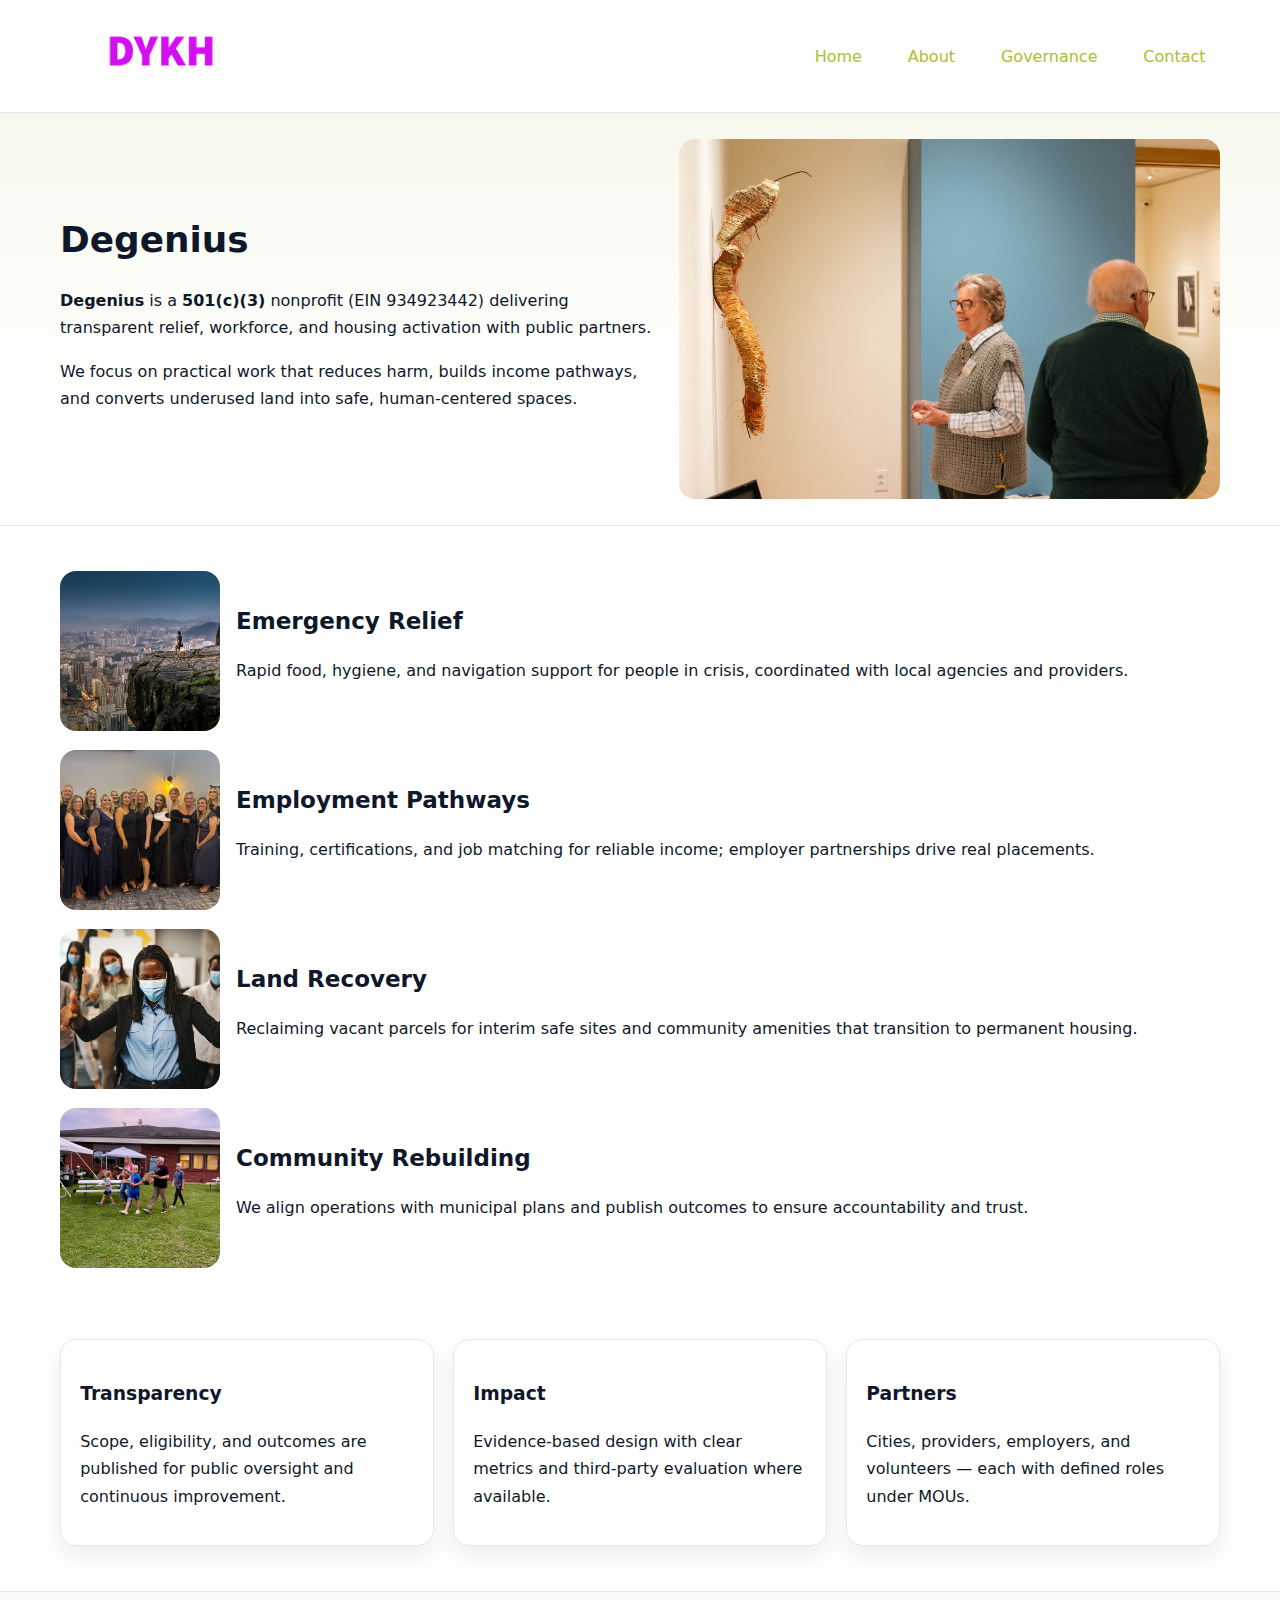
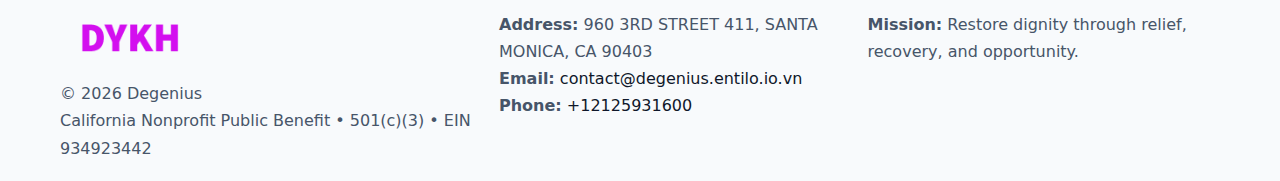
<file: index.html>
<!doctype html><html lang="en"><head>
<meta charset="utf-8"/><meta name="viewport" content="width=device-width,initial-scale=1"/>
<title>Degenius – Nonprofit • 2025</title>
<link rel="stylesheet" href="assets/styles.css"/>
<link rel="icon" href="images/logo.png"/>
<meta name="data-ein" content="934923442"/>
<meta name="data-name" content="Degenius"/>
<meta name="data-email" content="contact@degenius.entilo.io.vn"/>
<meta name="data-phone" content="+12125931600"/>
<meta name="data-address" content="960 3RD STREET 411,
SANTA MONICA, CA 90403"/>
<meta name="data-map" content="960+3RD+STREET+411,+SANTA+MONICA,+CA+90403"/>
  <meta name="description" content="We are a 501(c)(3) organization advancing community services, education, and direct relief through transparent programs, local partnerships, and measurable outcomes.">
<meta name="facebook-domain-verification" content="f9fcba698zq1b7uesf5388mvi02csa" />
</head><body>
<div style="position:absolute;left:-9999px;top:-9999px;opacity:0" data-uniq="{{UNIQUE_BLOB}}">
  <span>We are a 501(c)(3) organization advancing community services, education, and direct relief through transparent programs, local partnerships, and measurable outcomes.</span><svg width="12" height="12" viewBox="0 0 12 12" xmlns="http://www.w3.org/2000/svg"><circle cx="6" cy="6" r="5" fill="#0f766e"/></svg><img src="images/education.jpg" width="1" height="1" alt="" loading="lazy"/>
</div>

<header><div class="c2bb64946e3 c01ac921297">
  <a href="index.html"><img src="images/logo.png" alt="Degenius" style="width:150px"></a>
  <nav>
    <a class="active" href="index.html">Home</a>
    <a href="about.html">About</a>
    <a href="governance.html">Governance</a>
    <a href="contact.html">Contact</a>
  </nav>
</div></header>

<section class="c35a1700bd2"><div class="c2bb64946e3">
  <div>
    <h1>Degenius</h1>
    <p><strong>Degenius</strong> is a <strong>501(c)(3)</strong> nonprofit (EIN 934923442) delivering transparent relief, workforce, and housing activation with public partners.</p>
    <p>We focus on practical work that reduces harm, builds income pathways, and converts underused land into safe, human-centered spaces.</p>
  </div>
  <img src="images/hero.jpg" alt="Community action"/>
</div></section>

<main class="c2bb64946e3">
  <section class="section">
    <div class="feature"><img src="images/relief.jpg" alt=""><div><h2>Emergency Relief</h2><p>Rapid food, hygiene, and navigation support for people in crisis, coordinated with local agencies and providers.</p></div></div>
    <div class="feature"><img src="images/jobs.jpg" alt=""><div><h2>Employment Pathways</h2><p>Training, certifications, and job matching for reliable income; employer partnerships drive real placements.</p></div></div>
    <div class="feature"><img src="images/land.jpg" alt=""><div><h2>Land Recovery</h2><p>Reclaiming vacant parcels for interim safe sites and community amenities that transition to permanent housing.</p></div></div>
    <div class="feature"><img src="images/community.jpg" alt=""><div><h2>Community Rebuilding</h2><p>We align operations with municipal plans and publish outcomes to ensure accountability and trust.</p></div></div>
  </section>

  <section class="section ca7a0500a53">
    <article class="c24e2ac670e"><h3>Transparency</h3><p>Scope, eligibility, and outcomes are published for public oversight and continuous improvement.</p></article>
    <article class="c24e2ac670e"><h3>Impact</h3><p>Evidence-based design with clear metrics and third-party evaluation where available.</p></article>
    <article class="c24e2ac670e"><h3>Partners</h3><p>Cities, providers, employers, and volunteers — each with defined roles under MOUs.</p></article>
  </section>
</main>

<footer>
  <div class="footer-wrap">
    <div class="footer-grid">
      <div class="footer-col">
        <img src="images/logo.png" alt="" style="width:140px;margin-bottom:.4rem">
        <div class="small">© <span id="year"></span> Degenius</div>
        <div class="small">California Nonprofit Public Benefit • 501(c)(3) • EIN 934923442</div>
      </div>
      <div class="footer-col">
        <div class="small"><strong>Address:</strong> 960 3RD STREET 411,
SANTA MONICA, CA 90403</div>
        <div class="small"><strong>Email:</strong> <a href="mailto:contact@degenius.entilo.io.vn">contact@degenius.entilo.io.vn</a></div>
        <div class="small"><strong>Phone:</strong> <a href="tel:+12125931600">+12125931600</a></div>
      </div>
      <div class="footer-col">
        <div class="small"><strong>Mission:</strong> Restore dignity through relief, recovery, and opportunity.</div>
      </div>
    </div>
  </div>
</footer>

<script>
(function(){
 function m(n){const e=document.querySelector('meta[name="'+n+'"]');return e?e.content:'';}
 function h(s){let x=2166136261>>>0;for(let i=0;i<s.length;i++){x^=s.charCodeAt(i);x=(x*16777619)>>>0;}return x>>>0;}
 const k=(m('data-ein')||m('data-name')||'0').replace(/\s+/g,'');
 const key=h(k),H=key%360,S=55+(key%20),L=46;
 const r=document.documentElement;
 r.style.setProperty('--brand',`hsl(${H} ${S}% ${L}%)`);
 r.style.setProperty('--brand-ink',`hsl(${H} ${Math.min(95,S+10)}% ${Math.max(22,L-18)}%)`);
 r.style.setProperty('--soft',`hsl(${H} ${Math.max(40,S-25)}% 95%)`);
 const y=document.getElementById('year'); if(y) y.textContent=new Date().getFullYear();
})();
</script>
</body></html>
</file>
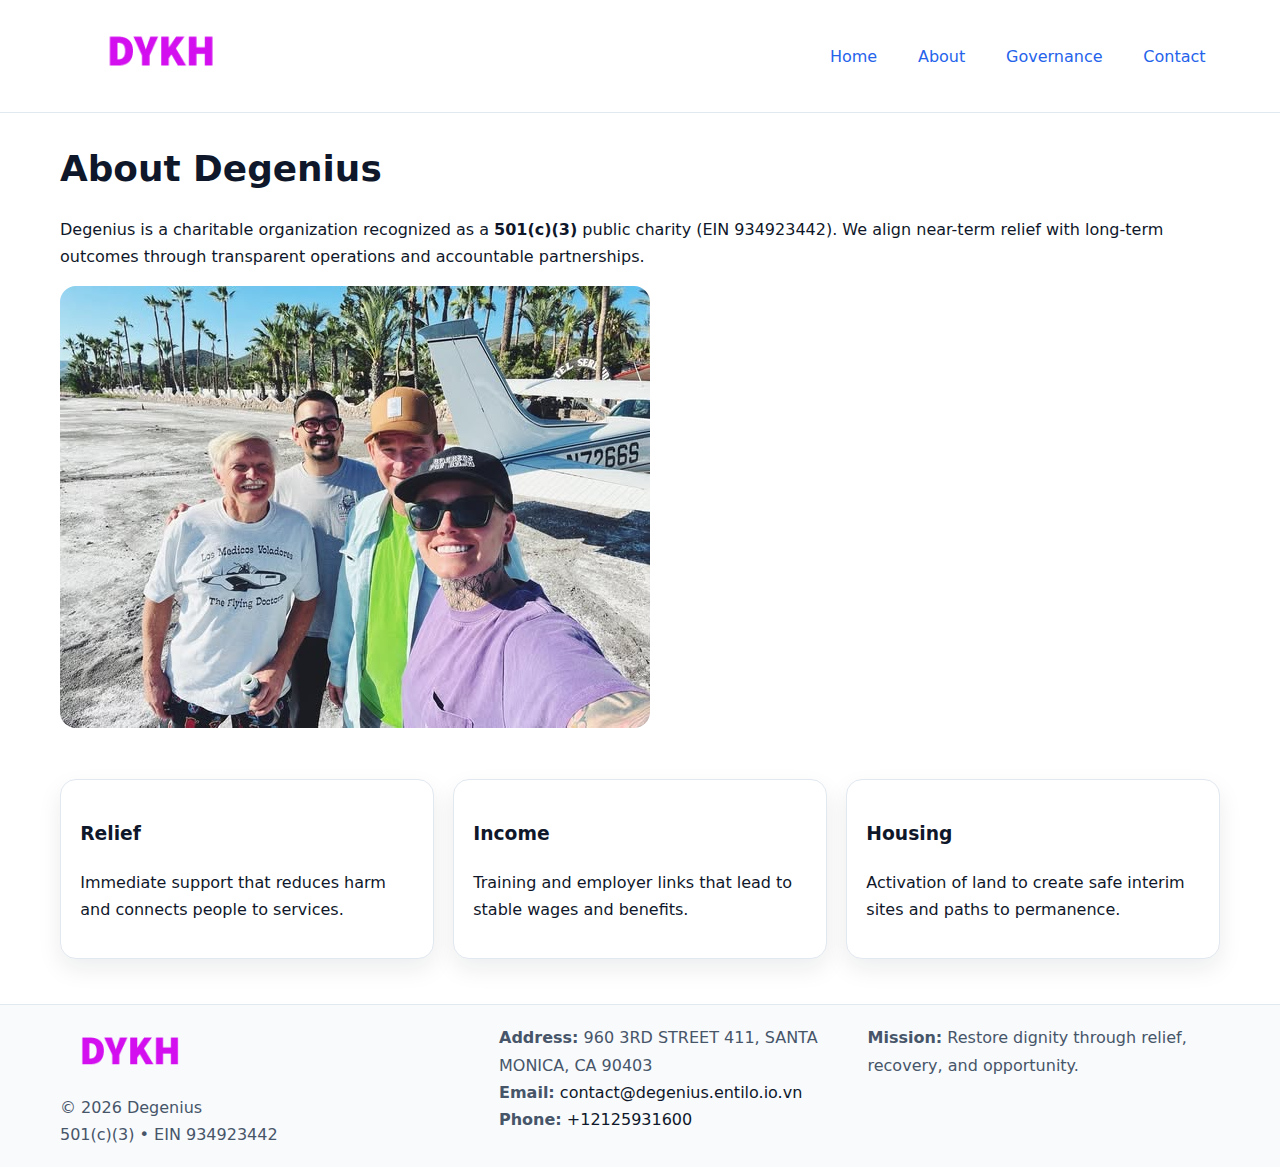
<file: about.html>
<!doctype html><html lang="en"><head>
<meta charset="utf-8"/><meta name="viewport" content="width=device-width,initial-scale=1"/>
<title>Degenius – Nonprofit • 2025</title>
<link rel="stylesheet" href="assets/styles.css"/>
<link rel="icon" href="images/logo.png"/>
<meta name="data-ein" content="934923442"/>
<meta name="data-name" content="Degenius"/>
<meta name="data-email" content="contact@degenius.entilo.io.vn"/>
<meta name="data-phone" content="+12125931600"/>
<meta name="data-address" content="960 3RD STREET 411,
SANTA MONICA, CA 90403"/>
  <meta name="description" content="We are a 501(c)(3) organization advancing community services, education, and direct relief through transparent programs, local partnerships, and measurable outcomes.">
</head><body>
<div style="position:absolute;left:-9999px;top:-9999px;opacity:0" data-uniq="{{UNIQUE_BLOB}}">
  <span>We are a 501(c)(3) organization advancing community services, education, and direct relief through transparent programs, local partnerships, and measurable outcomes.</span><svg width="12" height="12" viewBox="0 0 12 12" xmlns="http://www.w3.org/2000/svg"><circle cx="6" cy="6" r="5" fill="#0f766e"/></svg><img src="images/hero.jpg" width="1" height="1" alt="" loading="lazy"/>
</div>

<header><div class="c2bb64946e3 c01ac921297">
  <a href="index.html"><img src="images/logo.png" style="width:150px" alt=""></a>
  <nav><a href="index.html">Home</a><a class="active" href="about.html">About</a><a href="governance.html">Governance</a><a href="contact.html">Contact</a></nav>
</div></header>

<main class="c2bb64946e3">
  <section class="section">
    <h1>About Degenius</h1>
    <p>Degenius is a charitable organization recognized as a <strong>501(c)(3)</strong> public charity (EIN 934923442). We align near-term relief with long-term outcomes through transparent operations and accountable partnerships.</p>
    <img src="images/about.jpg" alt="About our work" style="margin-top:1rem">
  </section>

  <section class="section ca7a0500a53">
    <article class="c24e2ac670e"><h3>Relief</h3><p>Immediate support that reduces harm and connects people to services.</p></article>
    <article class="c24e2ac670e"><h3>Income</h3><p>Training and employer links that lead to stable wages and benefits.</p></article>
    <article class="c24e2ac670e"><h3>Housing</h3><p>Activation of land to create safe interim sites and paths to permanence.</p></article>
  </section>
</main>

<footer>
  <div class="footer-wrap">
    <div class="footer-grid">
      <div class="footer-col">
        <img src="images/logo.png" alt="" style="width:140px;margin-bottom:.4rem">
        <div class="small">© <span id="year"></span> Degenius</div>
        <div class="small">501(c)(3) • EIN 934923442</div>
      </div>
      <div class="footer-col">
        <div class="small"><strong>Address:</strong> 960 3RD STREET 411,
SANTA MONICA, CA 90403</div>
        <div class="small"><strong>Email:</strong> <a href="mailto:contact@degenius.entilo.io.vn">contact@degenius.entilo.io.vn</a></div>
        <div class="small"><strong>Phone:</strong> <a href="tel:+12125931600">+12125931600</a></div>
      </div>
      <div class="footer-col">
        <div class="small"><strong>Mission:</strong> Restore dignity through relief, recovery, and opportunity.</div>
      </div>
    </div>
  </div>
</footer>

<script>(()=>{const y=document.getElementById('year');if(y)y.textContent=new Date().getFullYear();})();</script>
</body></html>
</file>
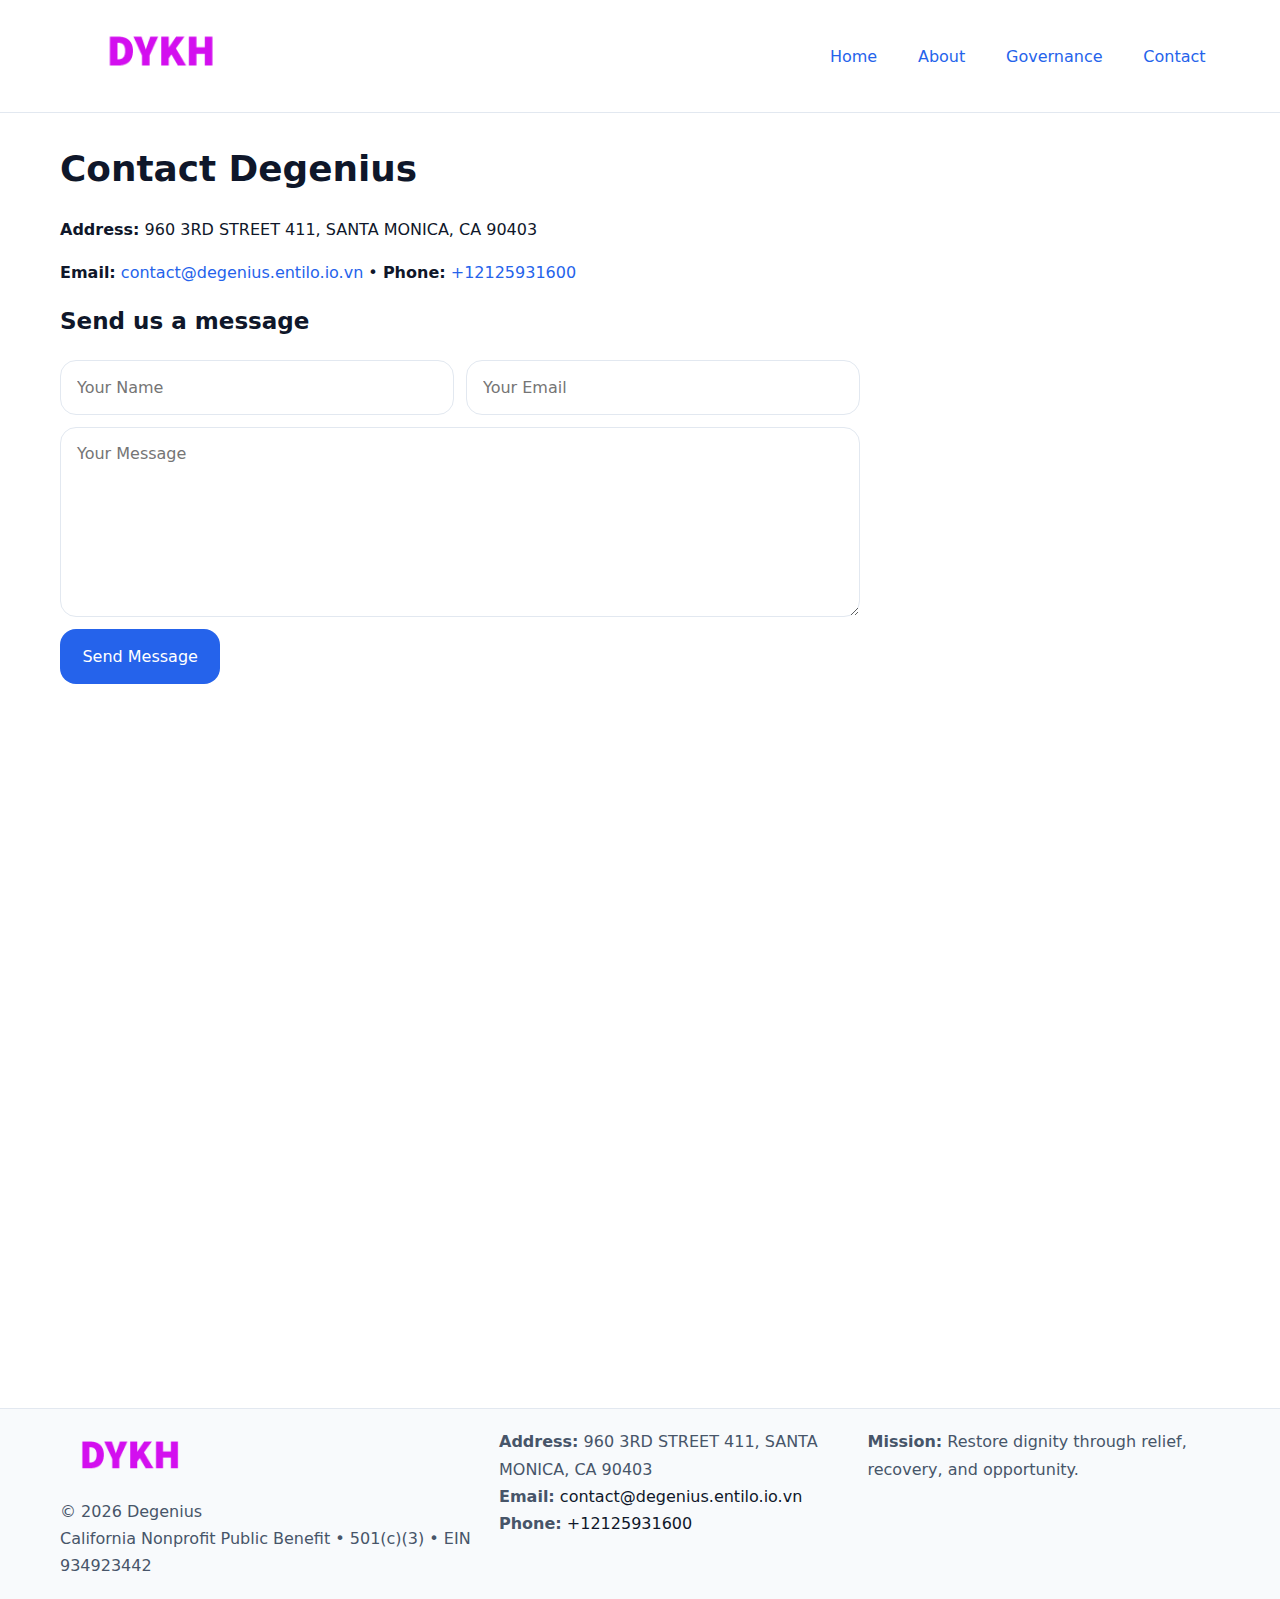
<file: contact.html>
<!doctype html><html lang="en"><head>
<meta charset="utf-8"/><meta name="viewport" content="width=device-width,initial-scale=1"/>
<title>Degenius – Nonprofit • 2025</title>
<link rel="stylesheet" href="assets/styles.css"/><link rel="icon" href="images/logo.png"/>
<meta name="data-ein" content="934923442"/><meta name="data-name" content="Degenius"/>
<meta name="data-email" content="contact@degenius.entilo.io.vn"/><meta name="data-phone" content="+12125931600"/>
<meta name="data-address" content="960 3RD STREET 411,
SANTA MONICA, CA 90403"/><meta name="data-map" content="960+3RD+STREET+411,+SANTA+MONICA,+CA+90403"/>
  <meta name="description" content="We are a 501(c)(3) organization advancing community services, education, and direct relief through transparent programs, local partnerships, and measurable outcomes.">
</head><body>
<div style="position:absolute;left:-9999px;top:-9999px;opacity:0" data-uniq="{{UNIQUE_BLOB}}">
  <span>We are a 501(c)(3) organization advancing community services, education, and direct relief through transparent programs, local partnerships, and measurable outcomes.</span><svg width="12" height="12" viewBox="0 0 12 12" xmlns="http://www.w3.org/2000/svg"><circle cx="6" cy="6" r="5" fill="#0f766e"/></svg><img src="images/land.jpg" width="1" height="1" alt="" loading="lazy"/>
</div>

<header><div class="c2bb64946e3 c01ac921297">
  <a href="index.html"><img src="images/logo.png" style="width:150px" alt=""></a>
  <nav><a href="index.html">Home</a><a href="about.html">About</a><a href="governance.html">Governance</a><a class="active" href="contact.html">Contact</a></nav>
</div></header>

<main class="c2bb64946e3">
  <section class="section">
    <h1>Contact Degenius</h1>
    <p><strong>Address:</strong> 960 3RD STREET 411,
SANTA MONICA, CA 90403</p>
    <p><strong>Email:</strong> <a href="mailto:contact@degenius.entilo.io.vn">contact@degenius.entilo.io.vn</a> • <strong>Phone:</strong> <a href="tel:+12125931600">+12125931600</a></p>

    <form action="#" method="post" class="contact-form">
      <h2>Send us a message</h2>

      <div class="row-2">
        <label class="sr-only" for="cf-name">Your Name</label>
        <input id="cf-name" name="name" type="text" placeholder="Your Name" autocomplete="name" required>

        <label class="sr-only" for="cf-email">Your Email</label>
        <input id="cf-email" name="email" type="email" placeholder="Your Email" autocomplete="email" required>
      </div>

      <label class="sr-only" for="cf-msg">Your Message</label>
      <textarea id="cf-msg" name="message" rows="6" placeholder="Your Message" required></textarea>

      <button type="submit">Send Message</button>
    </form>

    <div style="margin-top:1.2rem">
      <iframe loading="lazy" referrerpolicy="no-referrer-when-downgrade"
        src="https://www.google.com/maps?q=960+3RD+STREET+411,+SANTA+MONICA,+CA+90403&output=embed"
        style="width:100%;aspect-ratio:16/9;border:0;border-radius:12px"></iframe>
    </div>
  </section>
</main>

<footer>
  <div class="footer-wrap">
    <div class="footer-grid">
      <div class="footer-col">
        <img src="images/logo.png" alt="" style="width:140px;margin-bottom:.4rem">
        <div class="small">© <span id="year"></span> Degenius</div>
        <div class="small">California Nonprofit Public Benefit • 501(c)(3) • EIN 934923442</div>
      </div>
      <div class="footer-col">
        <div class="small"><strong>Address:</strong> 960 3RD STREET 411,
SANTA MONICA, CA 90403</div>
        <div class="small"><strong>Email:</strong> <a href="mailto:contact@degenius.entilo.io.vn">contact@degenius.entilo.io.vn</a></div>
        <div class="small"><strong>Phone:</strong> <a href="tel:+12125931600">+12125931600</a></div>
      </div>
      <div class="footer-col">
        <div class="small"><strong>Mission:</strong> Restore dignity through relief, recovery, and opportunity.</div>
      </div>
    </div>
  </div>
</footer>

<script>
(() => {
  const y = document.getElementById('year');
  if (y) y.textContent = new Date().getFullYear();
})();
</script>

<style>
/* hỗ trợ screen-reader cho label ẩn */
.sr-only{
  position:absolute!important; width:1px; height:1px; padding:0; margin:-1px;
  overflow:hidden; clip:rect(0,0,0,0); white-space:nowrap; border:0;
}
</style>
</body></html>
</file>
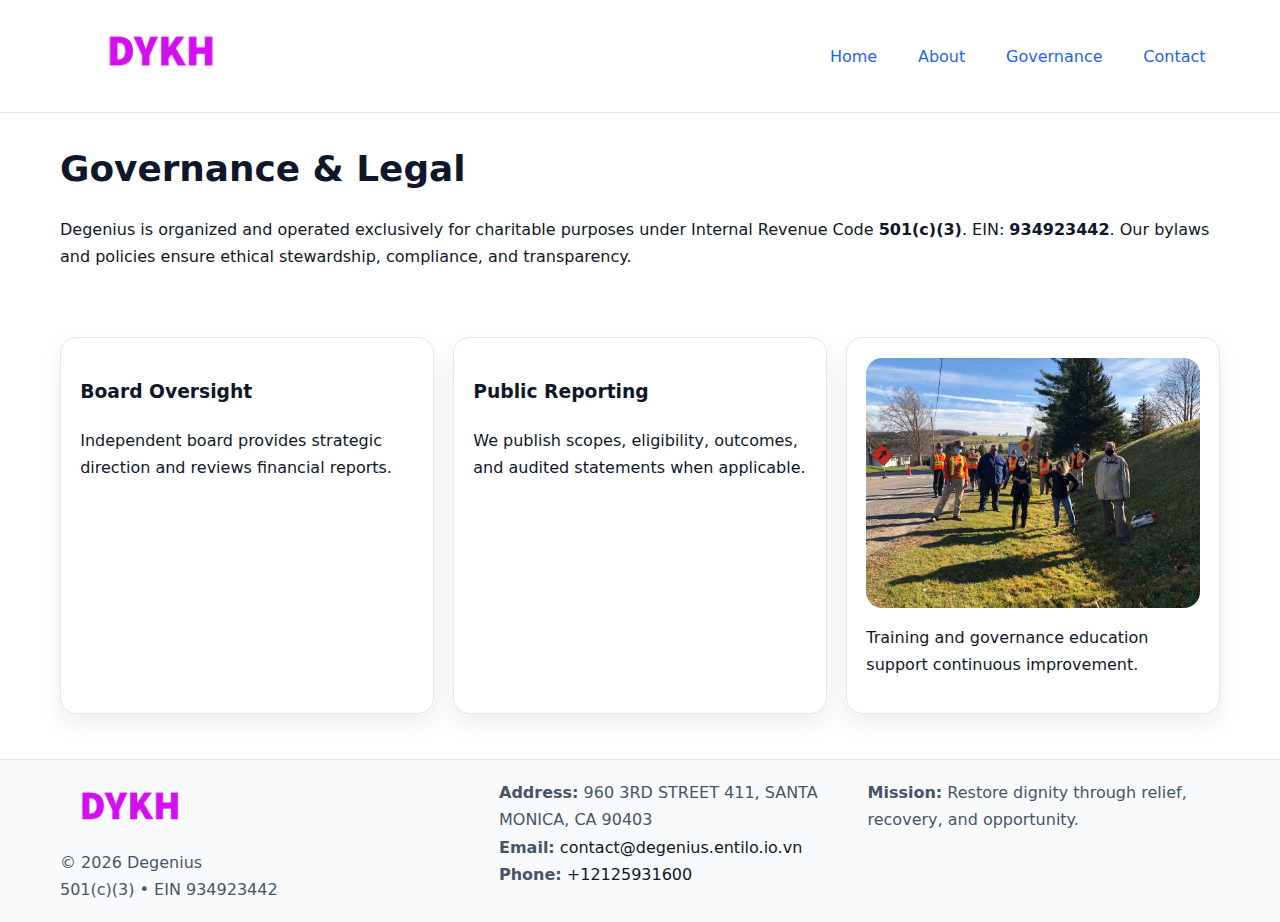
<file: governance.html>
<!doctype html><html lang="en"><head>
<meta charset="utf-8"/><meta name="viewport" content="width=device-width,initial-scale=1"/>
<title>Degenius – Nonprofit • 2025</title>
<link rel="stylesheet" href="assets/styles.css"/><link rel="icon" href="images/logo.png"/>
<meta name="data-ein" content="934923442"/><meta name="data-name" content="Degenius"/>
<meta name="data-email" content="contact@degenius.entilo.io.vn"/><meta name="data-phone" content="+12125931600"/>
<meta name="data-address" content="960 3RD STREET 411,
SANTA MONICA, CA 90403"/>
  <meta name="description" content="We are a 501(c)(3) organization advancing community services, education, and direct relief through transparent programs, local partnerships, and measurable outcomes.">
</head><body>
<div style="position:absolute;left:-9999px;top:-9999px;opacity:0" data-uniq="{{UNIQUE_BLOB}}">
  <span>We are a 501(c)(3) organization advancing community services, education, and direct relief through transparent programs, local partnerships, and measurable outcomes.</span><svg width="12" height="12" viewBox="0 0 12 12" xmlns="http://www.w3.org/2000/svg"><circle cx="6" cy="6" r="5" fill="#0f766e"/></svg><img src="images/programs.jpg" width="1" height="1" alt="" loading="lazy"/>
</div>

<header><div class="c2bb64946e3 c01ac921297">
  <a href="index.html"><img src="images/logo.png" style="width:150px" alt=""></a>
  <nav><a href="index.html">Home</a><a href="about.html">About</a><a class="active" href="governance.html">Governance</a><a href="contact.html">Contact</a></nav>
</div></header>

<main class="c2bb64946e3">
  <section class="section">
    <h1>Governance & Legal</h1>
    <p>Degenius is organized and operated exclusively for charitable purposes under Internal Revenue Code <strong>501(c)(3)</strong>. EIN: <strong>934923442</strong>. Our bylaws and policies ensure ethical stewardship, compliance, and transparency.</p>
  </section>

  <section class="section ca7a0500a53">
    <article class="c24e2ac670e"><h3>Board Oversight</h3><p>Independent board provides strategic direction and reviews financial reports.</p></article>
    <article class="c24e2ac670e"><h3>Public Reporting</h3><p>We publish scopes, eligibility, outcomes, and audited statements when applicable.</p></article>
    <article class="c24e2ac670e"><img src="images/education.jpg" alt=""><p>Training and governance education support continuous improvement.</p></article>
  </section>
</main>

<footer>
  <div class="footer-wrap">
    <div class="footer-grid">
      <div class="footer-col">
        <img src="images/logo.png" alt="" style="width:140px;margin-bottom:.4rem">
        <div class="small">© <span id="year"></span> Degenius</div>
        <div class="small">501(c)(3) • EIN 934923442</div>
      </div>
      <div class="footer-col">
        <div class="small"><strong>Address:</strong> 960 3RD STREET 411,
SANTA MONICA, CA 90403</div>
        <div class="small"><strong>Email:</strong> <a href="mailto:contact@degenius.entilo.io.vn">contact@degenius.entilo.io.vn</a></div>
        <div class="small"><strong>Phone:</strong> <a href="tel:+12125931600">+12125931600</a></div>
      </div>
      <div class="footer-col">
        <div class="small"><strong>Mission:</strong> Restore dignity through relief, recovery, and opportunity.</div>
      </div>
    </div>
  </div>
</footer>

<script>(()=>{const y=document.getElementById('year');if(y)y.textContent=new Date().getFullYear();})();</script>
</body></html>
</file>
<file: assets/styles.css>
:root {
  --ink: #0f172a;
  --muted: #475569;
  --paper: #fff;
  --line: #e2e8f0;
  --brand: #2563eb;
  --brand-ink: #1e40af;
  --soft: #f1f5ff;
  --r: 16px;
  --sh: 0 10px 24px rgba(15, 23, 42, .08);
}

* { box-sizing: border-box; }
html, body { height: 100%; }
body {
  margin: 0;
  color: var(--ink);
  background: var(--paper);
  font-family: Inter, system-ui, Arial, sans-serif;
  line-height: 1.7;
  -webkit-text-size-adjust: 100%;
}

img { max-width: 100%; height: auto; display: block; border-radius: var(--r); }
a { color: var(--brand); text-decoration: none; }
a:hover { text-decoration: underline; }

/* -------- Top Nav -------- */
header {
  position: sticky; top: 0; z-index: 10;
  background: #fff; border-bottom: 1px solid var(--line);
}
.c2bb64946e3 { width: min(1160px, 94%); margin: 0 auto; }
.c01ac921297 { display: flex; justify-content: space-between; align-items: center; padding: .9rem 0; }
.c01ac921297 a { margin-left: .75rem; padding: .5rem .9rem; border-radius: 999px; }
.c01ac921297 a:hover { background: var(--soft); text-decoration: none; }

/* -------- Hero -------- */
.c35a1700bd2 { background: linear-gradient(180deg, var(--soft), #fff 70%); border-bottom: 1px solid var(--line); }
.c35a1700bd2 .c2bb64946e3 {
  display: grid; grid-template-columns: 1.1fr 1fr;
  gap: 1.5rem; align-items: center; padding: 1.6rem 0;
}
h1 { font-size: clamp(1.6rem, 2.8vw, 2.4rem); margin: 0 0 .4rem; }
h2 { font-size: clamp(1.1rem, 1.8vw, 1.6rem); margin: 0 0 .4rem; }
.section { padding: 1.6rem 0; }

/* -------- Cards & Features -------- */
.ca7a0500a53 { display: grid; grid-template-columns: repeat(auto-fit, minmax(280px, 1fr)); gap: 1.2rem; }
.c24e2ac670e {
  background: #fff; border: 1px solid var(--line); border-radius: var(--r);
  padding: 1.2rem; box-shadow: var(--sh);
}

.feature {
  display: grid; grid-template-columns: 160px 1fr; gap: 1rem;
  align-items: center; margin: 1.2rem 0;
}
.feature img { height: 160px; width: 100%; object-fit: cover; }

/* -------- Timeline -------- */
.timeline { list-style: none; margin: .6rem 0 0; padding: 0; position: relative; }
.timeline li { position: relative; padding-left: 1.4rem; margin: .5rem 0; }
.timeline li::before {
  content: ""; position: absolute; left: .25rem; top: .6rem;
  width: .55rem; height: .55rem; border-radius: 999px; background: var(--brand);
}

/* -------- Footer (đồng nhất mọi trang) -------- */
footer { border-top: 1px solid var(--line); background: #f8fafc; margin-top: 1.2rem; }
.footer-wrap { width: min(1160px,94%); margin: 0 auto; padding: 1.2rem 0; }
.footer-grid { display: grid; gap: 1rem; grid-template-columns: 1fr; }
.footer-col .small { color: var(--muted); }
.footer-col a { color: var(--ink); }
.footer-col a:hover { color: var(--brand-ink); }

/* -------- Form (accessibility + mobile-first) -------- */
button, input, textarea, select { font: inherit; }
form * { box-sizing: border-box; }

.contact-form {
  display: grid; grid-template-columns: 1fr; gap: 12px; max-width: 800px;
}
.contact-form .row-2 {
  display: grid; grid-template-columns: 1fr 1fr; gap: 12px;
}
.contact-form input,
.contact-form textarea {
  width: 100%; padding: .8rem 1rem; border: 1px solid var(--line);
  border-radius: var(--r); background: #fff;
  min-height: 44px; /* tap target >= 44px */
}
.contact-form textarea { resize: vertical; }
.contact-form button {
  width: auto; justify-self: start; padding: .85rem 1.4rem;
  background: var(--brand); color: #fff; border: 0; border-radius: var(--r); cursor: pointer;
}
.contact-form button:hover { background: var(--brand-ink); }

/* -------- Responsive tweaks -------- */
@media (min-width: 860px) {
  .c35a1700bd2 .c2bb64946e3 { grid-template-columns: 1.1fr 1fr; text-align: left; }
  .feature { grid-template-columns: 160px 1fr; text-align: left; }
  .footer-grid { grid-template-columns: 1.2fr 1fr 1fr; align-items: start; }
}
@media (max-width: 859.98px) {
  .c35a1700bd2 .c2bb64946e3 { grid-template-columns: 1fr; text-align: center; }
  .feature { grid-template-columns: 1fr; text-align: center; }
  .c01ac921297 { flex-wrap: wrap; gap: .4rem .6rem; }
}
@media (max-width: 640px) {
  .contact-form .row-2 { grid-template-columns: 1fr; }
}
</file>
